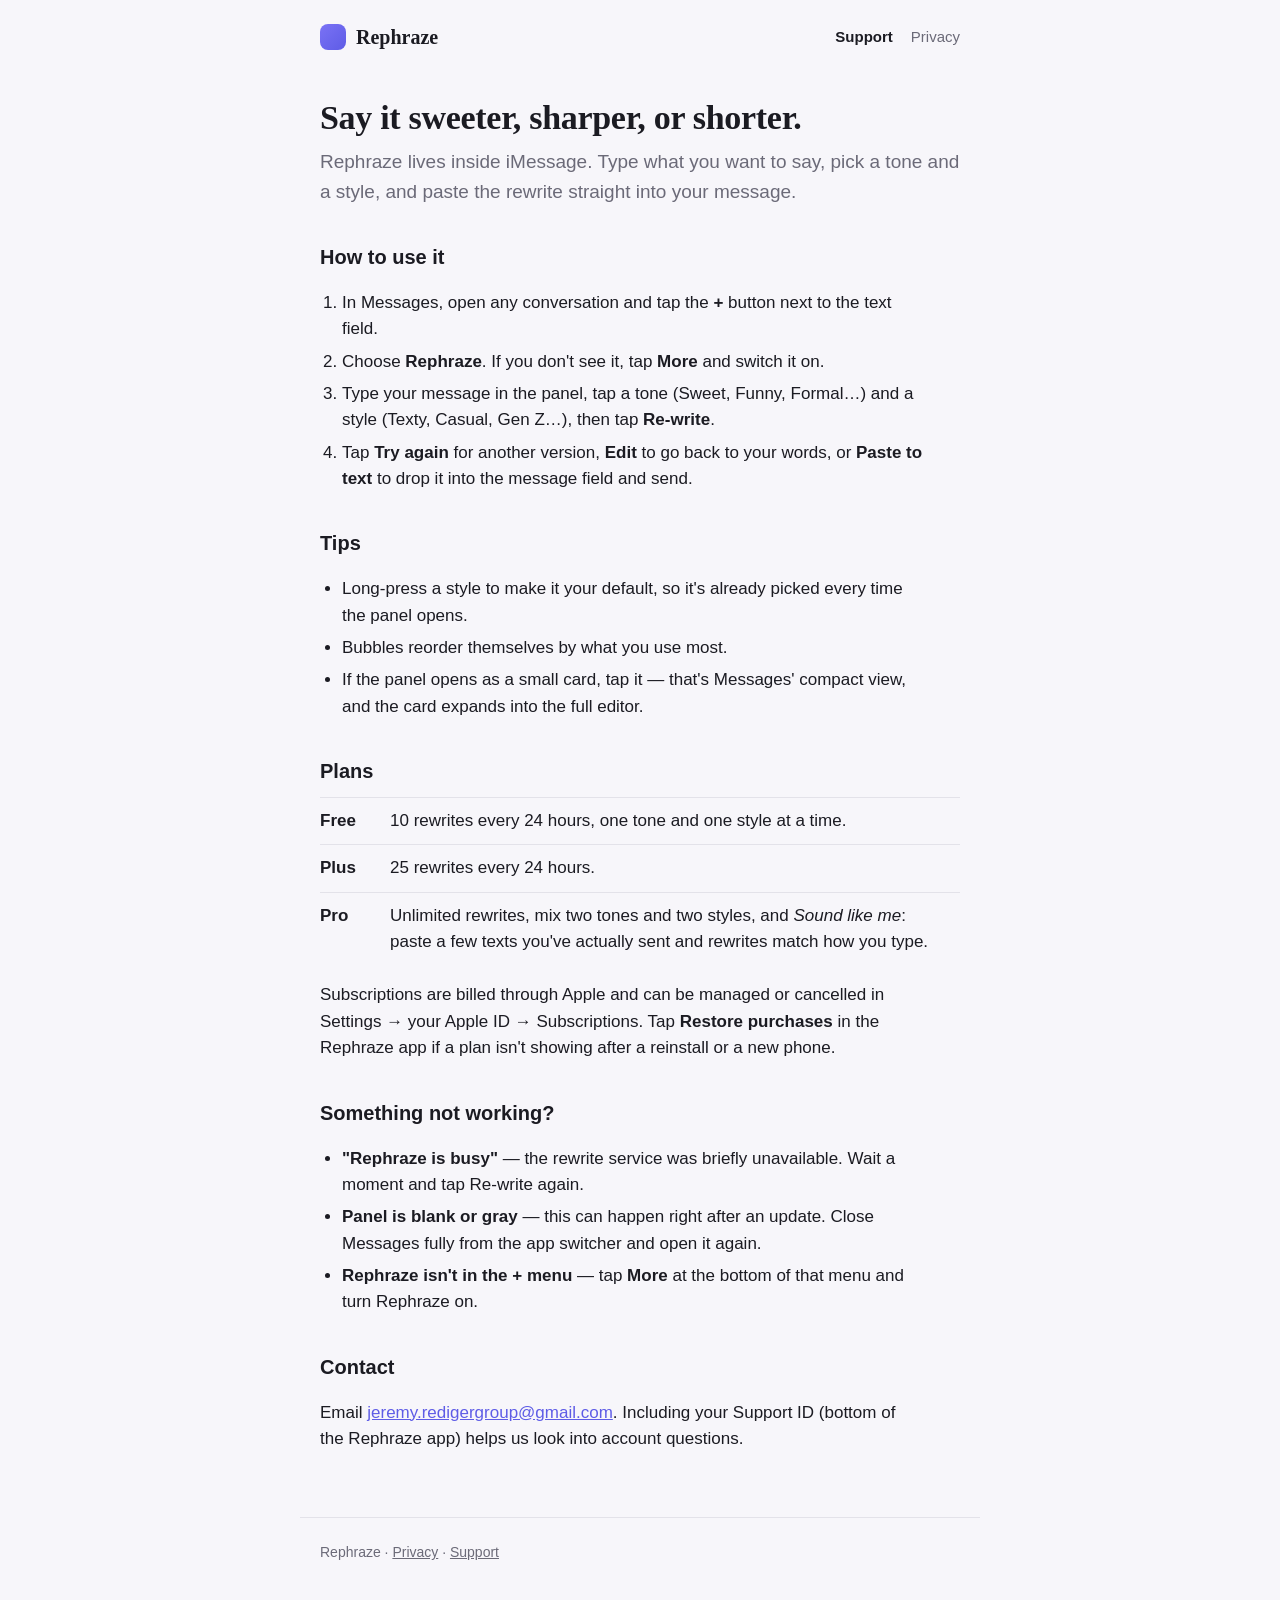
<file: index.html>
<!doctype html>
<html lang="en">
<head>
<meta charset="utf-8">
<meta name="viewport" content="width=device-width, initial-scale=1">
<title>Rephraze — Support</title>
<meta name="description" content="Help for Rephraze, the iMessage app that rewrites your texts in any tone.">
<link rel="stylesheet" href="site.css">
</head>
<body>
<header class="top">
  <a class="brand" href="./" aria-current="page"><span class="mark" aria-hidden="true"></span>Rephraze</a>
  <nav><a href="./" aria-current="page">Support</a><a href="privacy.html">Privacy</a></nav>
</header>

<main>
  <h1>Say it sweeter, sharper, or shorter.</h1>
  <p class="lede">Rephraze lives inside iMessage. Type what you want to say, pick a tone and a style, and paste the rewrite straight into your message.</p>

  <h2>How to use it</h2>
  <ol>
    <li>In Messages, open any conversation and tap the <strong>+</strong> button next to the text field.</li>
    <li>Choose <strong>Rephraze</strong>. If you don't see it, tap <strong>More</strong> and switch it on.</li>
    <li>Type your message in the panel, tap a tone (Sweet, Funny, Formal…) and a style (Texty, Casual, Gen Z…), then tap <strong>Re-write</strong>.</li>
    <li>Tap <strong>Try again</strong> for another version, <strong>Edit</strong> to go back to your words, or <strong>Paste to text</strong> to drop it into the message field and send.</li>
  </ol>

  <h2>Tips</h2>
  <ul>
    <li>Long-press a style to make it your default, so it's already picked every time the panel opens.</li>
    <li>Bubbles reorder themselves by what you use most.</li>
    <li>If the panel opens as a small card, tap it — that's Messages' compact view, and the card expands into the full editor.</li>
  </ul>

  <h2>Plans</h2>
  <table>
    <tr><th>Free</th><td>10 rewrites every 24 hours, one tone and one style at a time.</td></tr>
    <tr><th>Plus</th><td>25 rewrites every 24 hours.</td></tr>
    <tr><th>Pro</th><td>Unlimited rewrites, mix two tones and two styles, and <em>Sound like me</em>: paste a few texts you've actually sent and rewrites match how you type.</td></tr>
  </table>
  <p>Subscriptions are billed through Apple and can be managed or cancelled in Settings → your Apple ID → Subscriptions. Tap <strong>Restore purchases</strong> in the Rephraze app if a plan isn't showing after a reinstall or a new phone.</p>

  <h2>Something not working?</h2>
  <ul>
    <li><strong>"Rephraze is busy"</strong> — the rewrite service was briefly unavailable. Wait a moment and tap Re-write again.</li>
    <li><strong>Panel is blank or gray</strong> — this can happen right after an update. Close Messages fully from the app switcher and open it again.</li>
    <li><strong>Rephraze isn't in the + menu</strong> — tap <strong>More</strong> at the bottom of that menu and turn Rephraze on.</li>
  </ul>

  <h2>Contact</h2>
  <p>Email <a href="mailto:jeremy.redigergroup@gmail.com">jeremy.redigergroup@gmail.com</a>. Including your Support ID (bottom of the Rephraze app) helps us look into account questions.</p>
</main>

<footer>Rephraze · <a href="privacy.html">Privacy</a> · <a href="./">Support</a></footer>
</body>
</html>
</file>
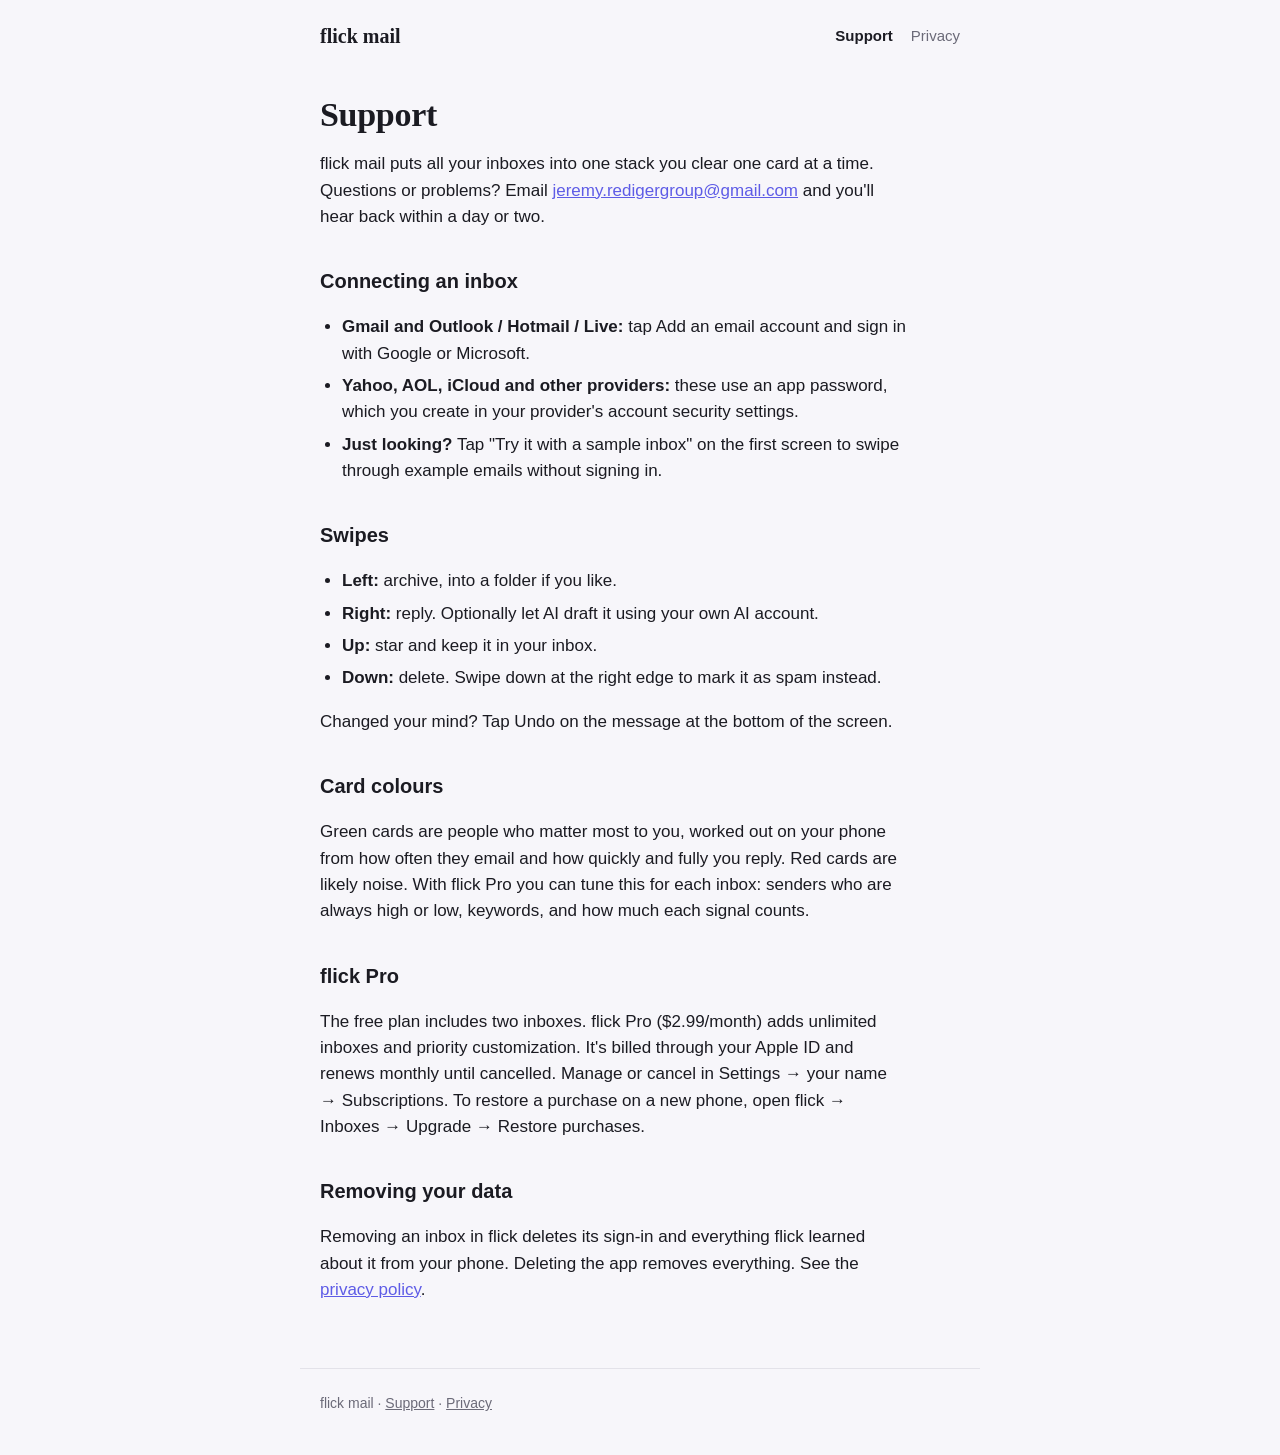
<file: flick/index.html>
<!doctype html>
<html lang="en">
<head>
<meta charset="utf-8">
<meta name="viewport" content="width=device-width, initial-scale=1">
<title>flick mail — Support</title>
<meta name="description" content="Help with flick mail: connecting inboxes, swipes, priority colours and flick Pro.">
<link rel="stylesheet" href="../site.css">
</head>
<body>
<header class="top">
<a class="brand" href="./">flick mail</a>
<nav><a href="./" aria-current="page">Support</a><a href="privacy.html">Privacy</a></nav>
</header>

<main>
<h1>Support</h1>
<p>flick mail puts all your inboxes into one stack you clear one card at a time. Questions or problems? Email <a href="mailto:jeremy.redigergroup@gmail.com">jeremy.redigergroup@gmail.com</a> and you'll hear back within a day or two.</p>

<h2>Connecting an inbox</h2>
<ul>
<li><strong>Gmail and Outlook / Hotmail / Live:</strong> tap Add an email account and sign in with Google or Microsoft.</li>
<li><strong>Yahoo, AOL, iCloud and other providers:</strong> these use an app password, which you create in your provider's account security settings.</li>
<li><strong>Just looking?</strong> Tap "Try it with a sample inbox" on the first screen to swipe through example emails without signing in.</li>
</ul>

<h2>Swipes</h2>
<ul>
<li><strong>Left:</strong> archive, into a folder if you like.</li>
<li><strong>Right:</strong> reply. Optionally let AI draft it using your own AI account.</li>
<li><strong>Up:</strong> star and keep it in your inbox.</li>
<li><strong>Down:</strong> delete. Swipe down at the right edge to mark it as spam instead.</li>
</ul>
<p>Changed your mind? Tap Undo on the message at the bottom of the screen.</p>

<h2>Card colours</h2>
<p>Green cards are people who matter most to you, worked out on your phone from how often they email and how quickly and fully you reply. Red cards are likely noise. With flick Pro you can tune this for each inbox: senders who are always high or low, keywords, and how much each signal counts.</p>

<h2>flick Pro</h2>
<p>The free plan includes two inboxes. flick Pro ($2.99/month) adds unlimited inboxes and priority customization. It's billed through your Apple ID and renews monthly until cancelled. Manage or cancel in Settings → your name → Subscriptions. To restore a purchase on a new phone, open flick → Inboxes → Upgrade → Restore purchases.</p>

<h2>Removing your data</h2>
<p>Removing an inbox in flick deletes its sign-in and everything flick learned about it from your phone. Deleting the app removes everything. See the <a href="privacy.html">privacy policy</a>.</p>
</main>

<footer>flick mail · <a href="./">Support</a> · <a href="privacy.html">Privacy</a></footer>
</body>
</html>
</file>
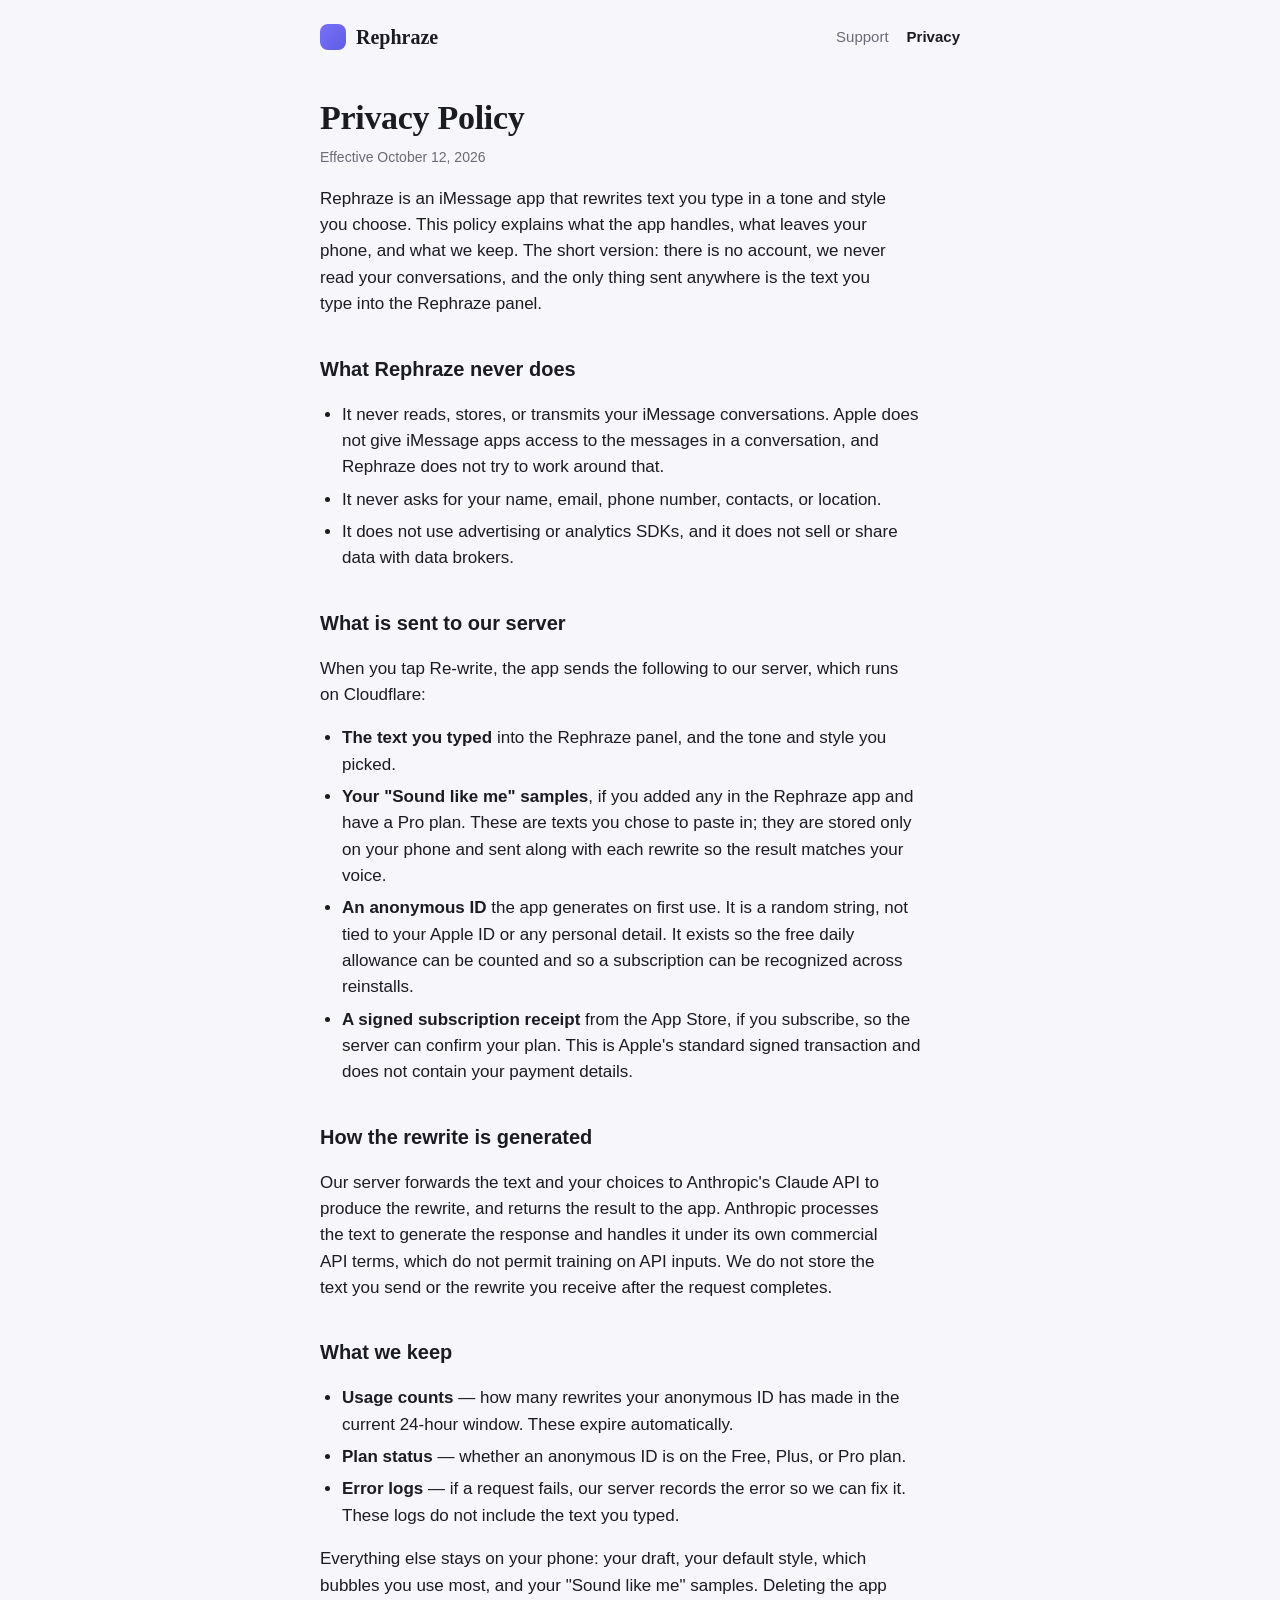
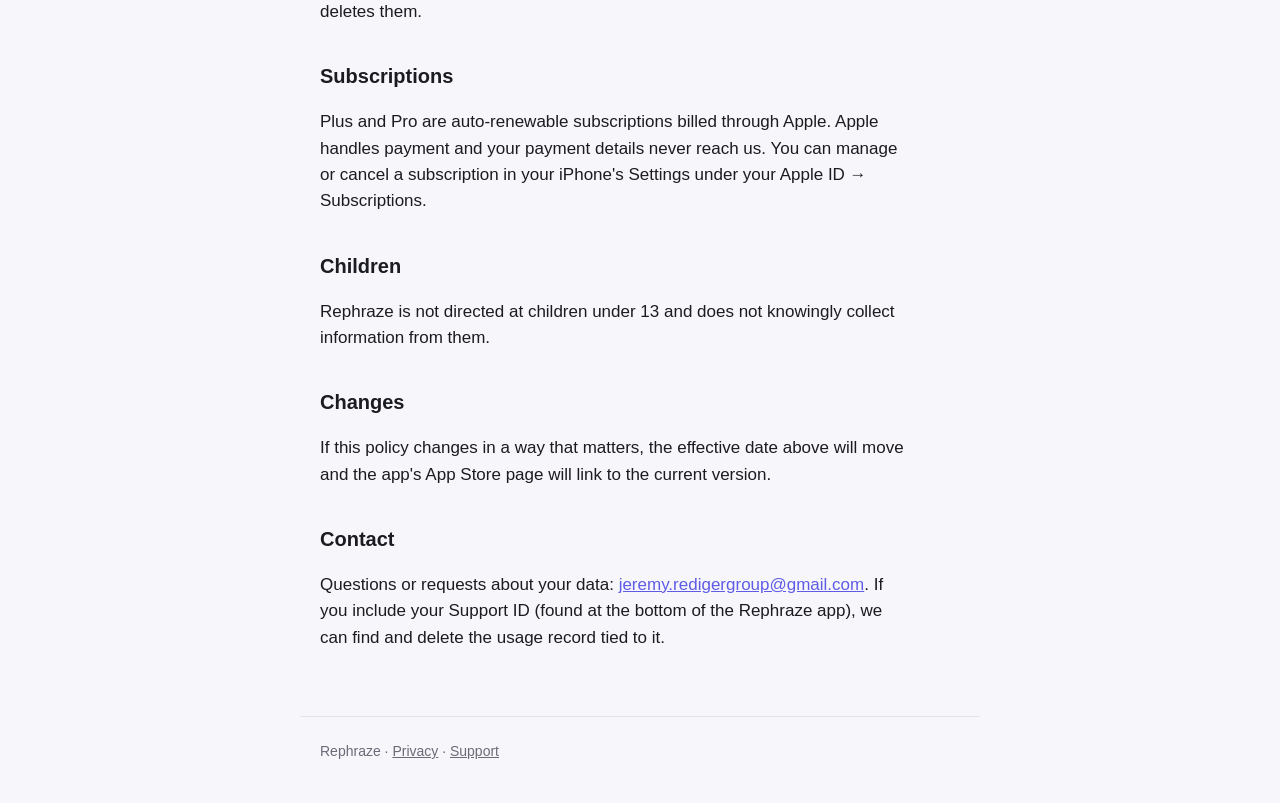
<file: privacy.html>
<!doctype html>
<html lang="en">
<head>
<meta charset="utf-8">
<meta name="viewport" content="width=device-width, initial-scale=1">
<title>Rephraze — Privacy Policy</title>
<meta name="description" content="What Rephraze collects, what it doesn't, and how the text you rewrite is handled.">
<link rel="stylesheet" href="site.css">
</head>
<body>
<header class="top">
  <a class="brand" href="./"><span class="mark" aria-hidden="true"></span>Rephraze</a>
  <nav><a href="./">Support</a><a href="privacy.html" aria-current="page">Privacy</a></nav>
</header>

<main>
  <h1>Privacy Policy</h1>
  <p class="meta">Effective October 12, 2026</p>

  <p>Rephraze is an iMessage app that rewrites text you type in a tone and style you choose. This policy explains what the app handles, what leaves your phone, and what we keep. The short version: there is no account, we never read your conversations, and the only thing sent anywhere is the text you type into the Rephraze panel.</p>

  <h2>What Rephraze never does</h2>
  <ul>
    <li>It never reads, stores, or transmits your iMessage conversations. Apple does not give iMessage apps access to the messages in a conversation, and Rephraze does not try to work around that.</li>
    <li>It never asks for your name, email, phone number, contacts, or location.</li>
    <li>It does not use advertising or analytics SDKs, and it does not sell or share data with data brokers.</li>
  </ul>

  <h2>What is sent to our server</h2>
  <p>When you tap Re-write, the app sends the following to our server, which runs on Cloudflare:</p>
  <ul>
    <li><strong>The text you typed</strong> into the Rephraze panel, and the tone and style you picked.</li>
    <li><strong>Your "Sound like me" samples</strong>, if you added any in the Rephraze app and have a Pro plan. These are texts you chose to paste in; they are stored only on your phone and sent along with each rewrite so the result matches your voice.</li>
    <li><strong>An anonymous ID</strong> the app generates on first use. It is a random string, not tied to your Apple ID or any personal detail. It exists so the free daily allowance can be counted and so a subscription can be recognized across reinstalls.</li>
    <li><strong>A signed subscription receipt</strong> from the App Store, if you subscribe, so the server can confirm your plan. This is Apple's standard signed transaction and does not contain your payment details.</li>
  </ul>

  <h2>How the rewrite is generated</h2>
  <p>Our server forwards the text and your choices to Anthropic's Claude API to produce the rewrite, and returns the result to the app. Anthropic processes the text to generate the response and handles it under its own commercial API terms, which do not permit training on API inputs. We do not store the text you send or the rewrite you receive after the request completes.</p>

  <h2>What we keep</h2>
  <ul>
    <li><strong>Usage counts</strong> — how many rewrites your anonymous ID has made in the current 24-hour window. These expire automatically.</li>
    <li><strong>Plan status</strong> — whether an anonymous ID is on the Free, Plus, or Pro plan.</li>
    <li><strong>Error logs</strong> — if a request fails, our server records the error so we can fix it. These logs do not include the text you typed.</li>
  </ul>
  <p>Everything else stays on your phone: your draft, your default style, which bubbles you use most, and your "Sound like me" samples. Deleting the app deletes them.</p>

  <h2>Subscriptions</h2>
  <p>Plus and Pro are auto-renewable subscriptions billed through Apple. Apple handles payment and your payment details never reach us. You can manage or cancel a subscription in your iPhone's Settings under your Apple ID → Subscriptions.</p>

  <h2>Children</h2>
  <p>Rephraze is not directed at children under 13 and does not knowingly collect information from them.</p>

  <h2>Changes</h2>
  <p>If this policy changes in a way that matters, the effective date above will move and the app's App Store page will link to the current version.</p>

  <h2>Contact</h2>
  <p>Questions or requests about your data: <a href="mailto:jeremy.redigergroup@gmail.com">jeremy.redigergroup@gmail.com</a>. If you include your Support ID (found at the bottom of the Rephraze app), we can find and delete the usage record tied to it.</p>
</main>

<footer>Rephraze · <a href="privacy.html">Privacy</a> · <a href="./">Support</a></footer>
</body>
</html>
</file>
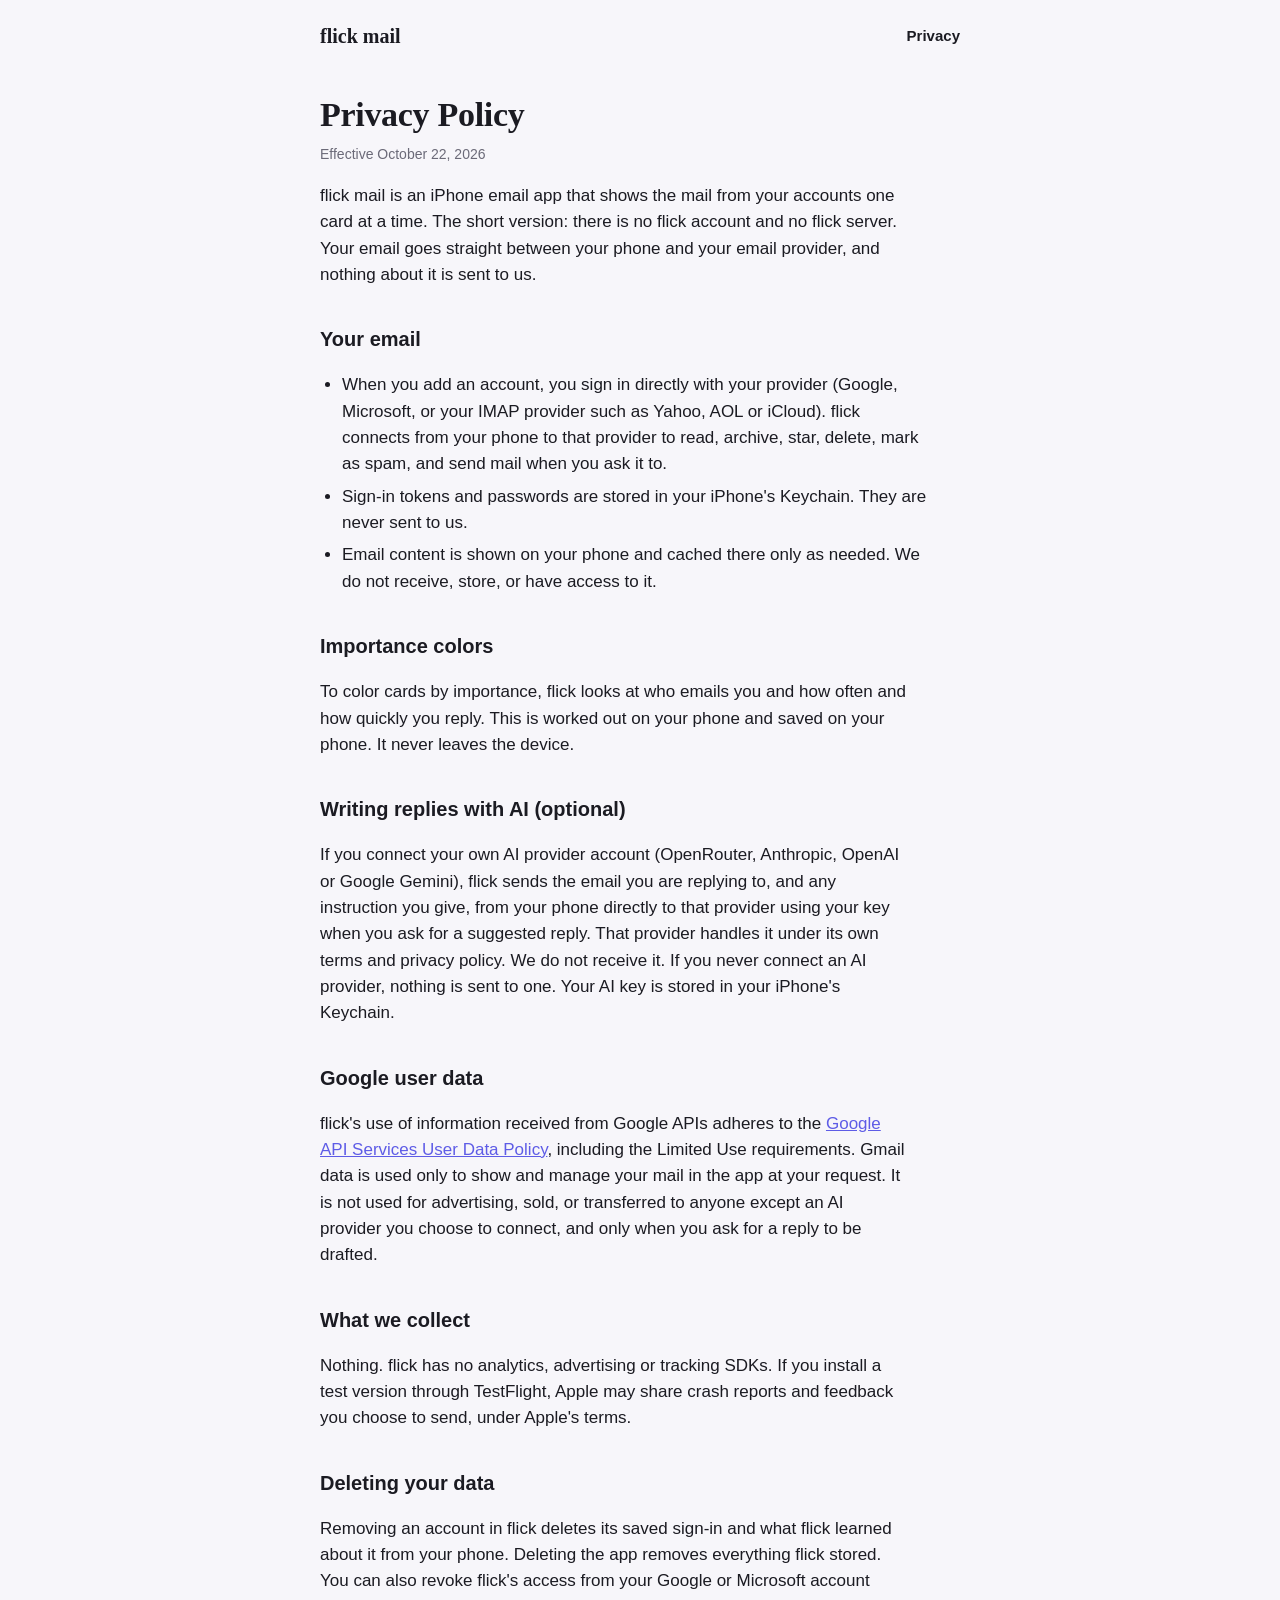
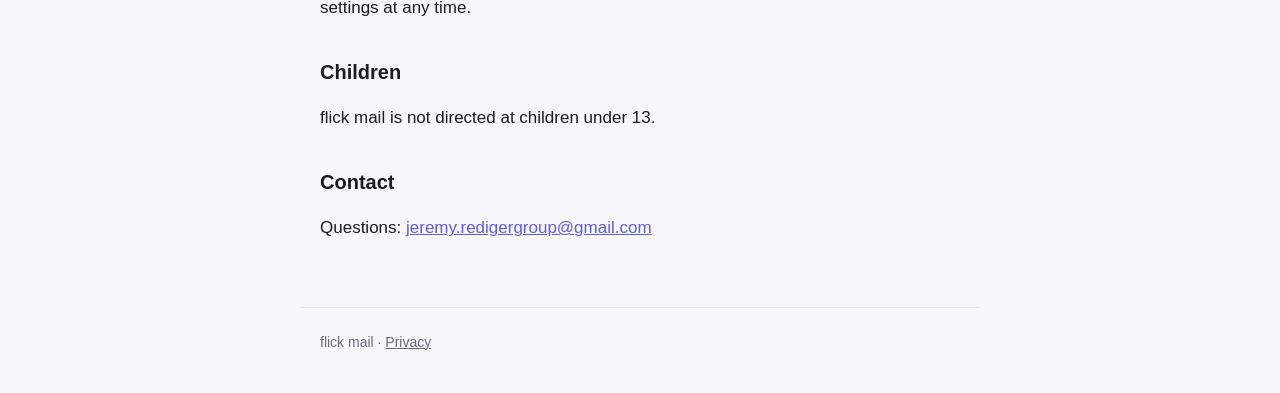
<file: flick/privacy.html>
<!doctype html>
<html lang="en">
<head>
<meta charset="utf-8">
<meta name="viewport" content="width=device-width, initial-scale=1">
<title>flick mail — Privacy Policy</title>
<meta name="description" content="What flick mail handles, what leaves your phone, and what is kept.">
<link rel="stylesheet" href="../site.css">
</head>
<body>
<header class="top">
<a class="brand" href="privacy.html">flick mail</a>
<nav><a href="privacy.html" aria-current="page">Privacy</a></nav>
</header>

<main>
<h1>Privacy Policy</h1>
<p class="meta">Effective October 22, 2026</p>

<p>flick mail is an iPhone email app that shows the mail from your accounts one card at a time. The short version: there is no flick account and no flick server. Your email goes straight between your phone and your email provider, and nothing about it is sent to us.</p>

<h2>Your email</h2>
<ul>
<li>When you add an account, you sign in directly with your provider (Google, Microsoft, or your IMAP provider such as Yahoo, AOL or iCloud). flick connects from your phone to that provider to read, archive, star, delete, mark as spam, and send mail when you ask it to.</li>
<li>Sign-in tokens and passwords are stored in your iPhone's Keychain. They are never sent to us.</li>
<li>Email content is shown on your phone and cached there only as needed. We do not receive, store, or have access to it.</li>
</ul>

<h2>Importance colors</h2>
<p>To color cards by importance, flick looks at who emails you and how often and how quickly you reply. This is worked out on your phone and saved on your phone. It never leaves the device.</p>

<h2>Writing replies with AI (optional)</h2>
<p>If you connect your own AI provider account (OpenRouter, Anthropic, OpenAI or Google Gemini), flick sends the email you are replying to, and any instruction you give, from your phone directly to that provider using your key when you ask for a suggested reply. That provider handles it under its own terms and privacy policy. We do not receive it. If you never connect an AI provider, nothing is sent to one. Your AI key is stored in your iPhone's Keychain.</p>

<h2>Google user data</h2>
<p>flick's use of information received from Google APIs adheres to the <a href="https://developers.google.com/terms/api-services-user-data-policy">Google API Services User Data Policy</a>, including the Limited Use requirements. Gmail data is used only to show and manage your mail in the app at your request. It is not used for advertising, sold, or transferred to anyone except an AI provider you choose to connect, and only when you ask for a reply to be drafted.</p>

<h2>What we collect</h2>
<p>Nothing. flick has no analytics, advertising or tracking SDKs. If you install a test version through TestFlight, Apple may share crash reports and feedback you choose to send, under Apple's terms.</p>

<h2>Deleting your data</h2>
<p>Removing an account in flick deletes its saved sign-in and what flick learned about it from your phone. Deleting the app removes everything flick stored. You can also revoke flick's access from your Google or Microsoft account settings at any time.</p>

<h2>Children</h2>
<p>flick mail is not directed at children under 13.</p>

<h2>Contact</h2>
<p>Questions: <a href="mailto:jeremy.redigergroup@gmail.com">jeremy.redigergroup@gmail.com</a></p>
</main>

<footer>flick mail · <a href="privacy.html">Privacy</a></footer>
</body>
</html>
</file>
<file: site.css>
:root {
  --panel: #F7F6FA; --card: #FFFFFF; --hairline: #E3E2E9;
  --ink: #1B1B22; --subtle: #6B6A78; --accent: #5E5CE6; --accent2: #7A72F5;
}
@media (prefers-color-scheme: dark) {
  :root { --panel: #15151C; --card: #1F1F28; --hairline: #2E2E38; --ink: #F2F1F6; --subtle: #9A99A6; --accent: #7A72F5; --accent2: #5E5CE6; }
}
* { box-sizing: border-box; }
html { -webkit-text-size-adjust: 100%; }
body {
  margin: 0; background: var(--panel); color: var(--ink);
  font: 17px/1.55 -apple-system, "SF Pro Text", "Helvetica Neue", Helvetica, Arial, sans-serif;
  -webkit-font-smoothing: antialiased;
}
.top { max-width: 680px; margin: 0 auto; padding: 24px 20px 8px; display: flex; align-items: center; justify-content: space-between; gap: 16px; }
.brand { display: inline-flex; align-items: center; gap: 10px; color: var(--ink); text-decoration: none; font: 600 20px/1 "New York", "Iowan Old Style", "Palatino Linotype", Georgia, serif; }
.mark { width: 26px; height: 26px; border-radius: 8px; background: linear-gradient(135deg, var(--accent2), var(--accent)); }
nav { display: flex; gap: 18px; font-size: 15px; }
nav a { color: var(--subtle); text-decoration: none; }
nav a[aria-current="page"] { color: var(--ink); font-weight: 600; }
main { max-width: 680px; margin: 0 auto; padding: 24px 20px 48px; }
h1 { font: 600 34px/1.15 "New York", "Iowan Old Style", "Palatino Linotype", Georgia, serif; letter-spacing: -0.3px; margin: 16px 0 10px; }
h2 { font-size: 20px; margin: 36px 0 10px; }
.lede { font-size: 19px; color: var(--subtle); margin-top: 0; }
.meta { color: var(--subtle); font-size: 14px; margin-top: 0; }
p, li { max-width: 62ch; }
ol, ul { padding-left: 22px; }
li { margin: 6px 0; }
a { color: var(--accent); }
table { border-collapse: collapse; width: 100%; margin: 8px 0; }
th, td { text-align: left; vertical-align: top; padding: 10px 12px 10px 0; border-top: 1px solid var(--hairline); }
th { width: 70px; font-weight: 600; }
footer { max-width: 680px; margin: 0 auto; padding: 24px 20px 40px; color: var(--subtle); font-size: 14px; border-top: 1px solid var(--hairline); }
footer a { color: var(--subtle); }
</file>
